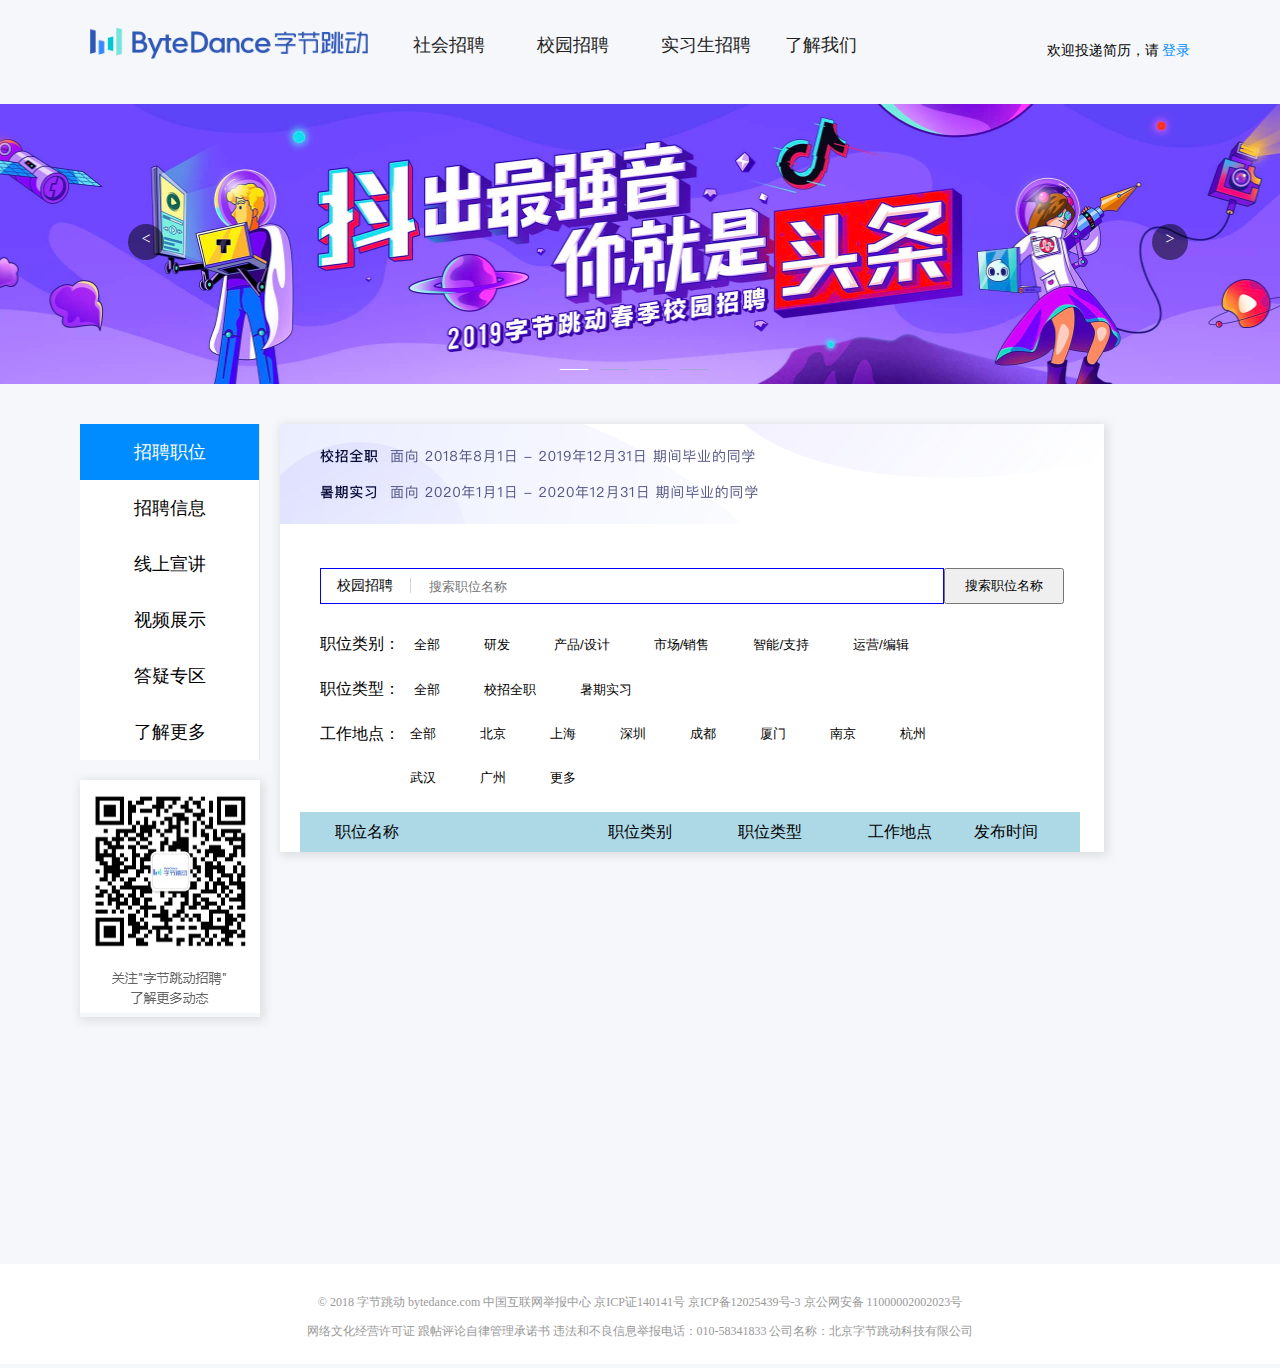
<file: html/index.html>
<!DOCTYPE html>
<html lang="en">
<head>
	<meta charset="UTF-8">
	<title>Document</title>
	
	<link rel="stylesheet" href="../css/index.css">
	<script src="https://code.jquery.com/jquery-1.12.4.min.js"></script>
	<script src="../js/index.js"></script>
</head>
<body>
	<iframe src="topnav.html" width="100%" height="100px" frameborder="0" scrolling="no" id="mainbg1"></iframe>
	<div id="box">
		<div id="carousel">
			<div class="carousel">
				<ul>
					<li><img src="../images/index/banner-spring-2019.65c3c60d.jpeg" alt=""></li>
					<li><img src="../images/index/banner-2019-0322.721ca64e.png" alt=""></li>
					<li><img src="../images/index/banner0816-2.6ac477c4.png" alt=""></li>
					<li><img src="../images/index/banner0816-1.0e633f87.jpg" alt=""></li>
				</ul>
				<div class="move">
					<ol>
						<li style="color:white">——</li>
						<li>——</li>
						<li>——</li>
						<li>——</li>
					</ol>
					
				</div>
			</div>
			<div id="prev"><</div>
			<div id="next">></div>
		</div>


		<div class="main">
			<div class="mainlf fl">
				<div class="leftbox">
					<ul>
						<li class="sty1">招聘职位</li>
						<li>招聘信息</li>
						<div class="lfhide"><div class="sty2">招聘流程</div><div class="tech">Tech talk 行程</div></div>
						<li>线上宣讲</li>
						<li>视频展示</li>
						<li>答疑专区</li>
						<li>了解更多</li>

					</ul>
				</div>
				<div class="mainErweima">
					<img src="../images/index/QQ图片20190406134658.png" alt="">
				</div>
			</div>
	        <div class="mainrt fl">
	        	<ul>
	        		<li style="background:white;display:block">
	        			<img src="../images/index/QQ图片20190407104229.png" alt="">
						<form action="" id="sousuo">
							<div class="souTxt">校园招聘</div>
							<input type="text" placeholder="搜索职位名称" class="sousuo">
							<input type="button" value="搜索职位名称" class="btn1">
						</form><br><br>
						<div class="zhiType">
							<div class="leibie">
								职位类别： <input type="button" value="全部"><input type="button" value="研发"><input type="button" value="产品/设计"><input type="button" value="市场/销售"><input type="button" value="智能/支持"><input type="button" value="运营/编辑">
							</div>
							<div class="leixing">
								职位类型： <input type="button" value="全部"><input type="button" value="校招全职"><input type="button" value="暑期实习">
							</div>
							<div class="didian">
								<div class="fl">工作地点：</div><div class="didianBox fl"><input type="button" value="全部"><input type="button" value="北京"><input type="button" value="上海"><input type="button" value="深圳"><input type="button" value="成都"><input type="button" value="厦门"><input type="button" value="南京"><input type="button" value="杭州"><input type="button" value="武汉"><input type="button" value="广州"><input type="button" value="更多" id="more1"></div> 
							</div>
							<div style="clear:both;"></div>
							<table cellpadding="0" cellspacing="0" class="data">
								<tr style="background:lightblue;">
									<td style="width:340px;padding-left: 35px">职位名称</td>
									<td style="width:160px">职位类别</td>
									<td style="width:160px">职位类型</td>
									<td style="width:130px">工作地点</td>
									<td style="width:130px">发布时间</td>
								</tr>
							</table>
						</div>
	        		</li>
	        		<li><img src="../images/index/QQ图片20190408083327.png" alt=""></li>
	        		<li><img src="../images/index/QQ图片20190408084302.png" alt=""></li>
	        		<li><img src="../images/index/QQ图片20190408084452.png" alt=""></li>
	        		<li><img src="../images/index/QQ图片20190408084641.png" alt=""></li>
	        		<li style="background:white"><img src="../images/index/QQ图片20190408084923.png" alt=""></li>
	        	</ul>
	        </div>
		</div>
	</div>
	<iframe src="bottom.html" width="100%" height="100px" frameborder="0" scrolling="no" id="mainbg1"></iframe>
</body>
</html>
</file>
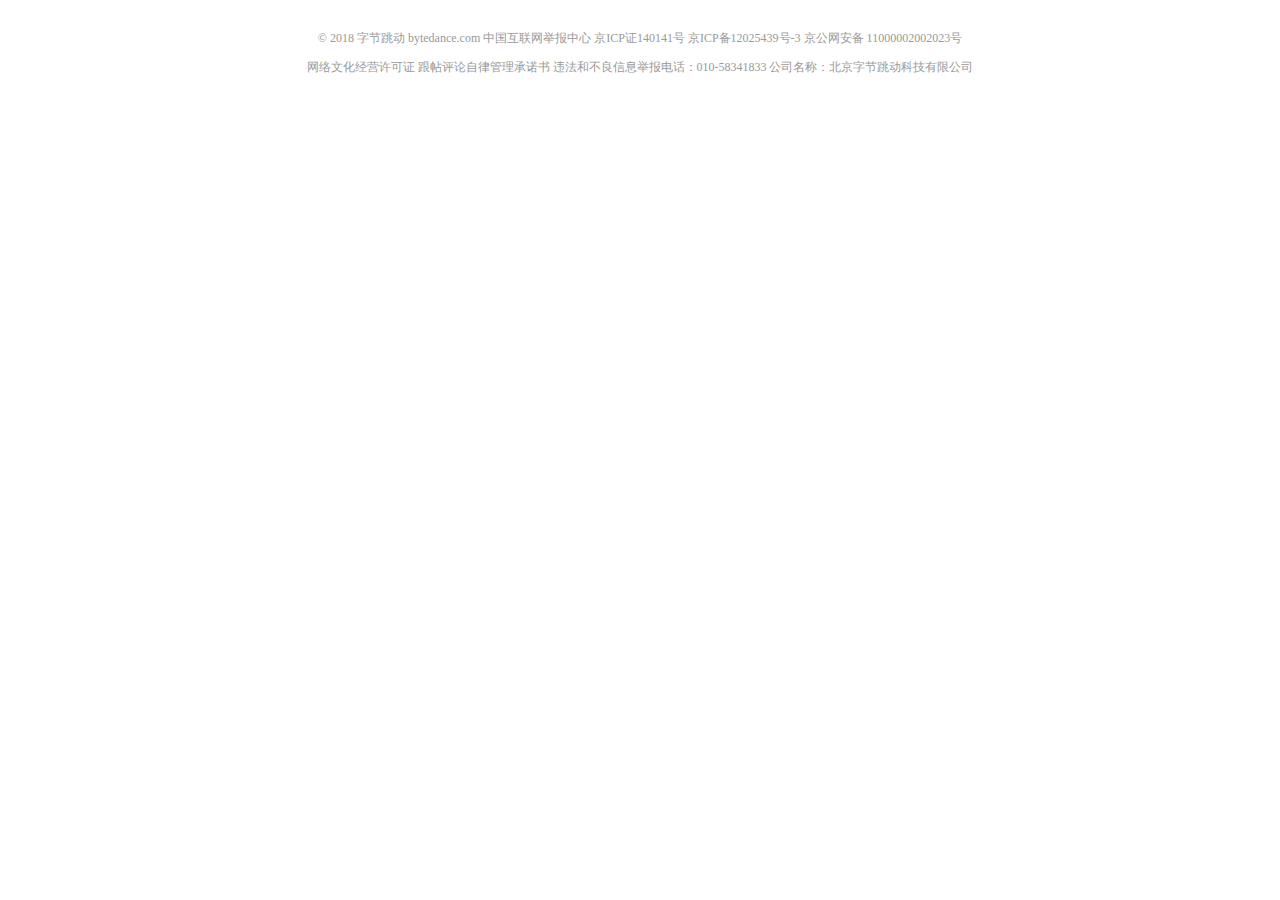
<file: html/bottom.html>
<!DOCTYPE html>
<html lang="en">
<head>
	<meta charset="UTF-8">
	<title>底部</title>
	<link rel="stylesheet" href="../css/bottom.css">
</head>
<body>
	<div class="bottom">
		<div class="bottom_content">
			<span>© 2018 字节跳动 bytedance.com</span>
			<a href="#">中国互联网举报中心</a>
			<a href="#">京ICP证140141号</a>
			<a href="#">京ICP备12025439号-3</a>
			<a href="#">京公网安备 11000002002023号</a>
		</div>
		<div class="bottom_content">
			<a href="#">网络文化经营许可证</a>
			<a href="#">跟帖评论自律管理承诺书</a>
			违法和不良信息举报电话：010-58341833
			公司名称：北京字节跳动科技有限公司
		</div>
	</div>
</body>
</html>
</file>
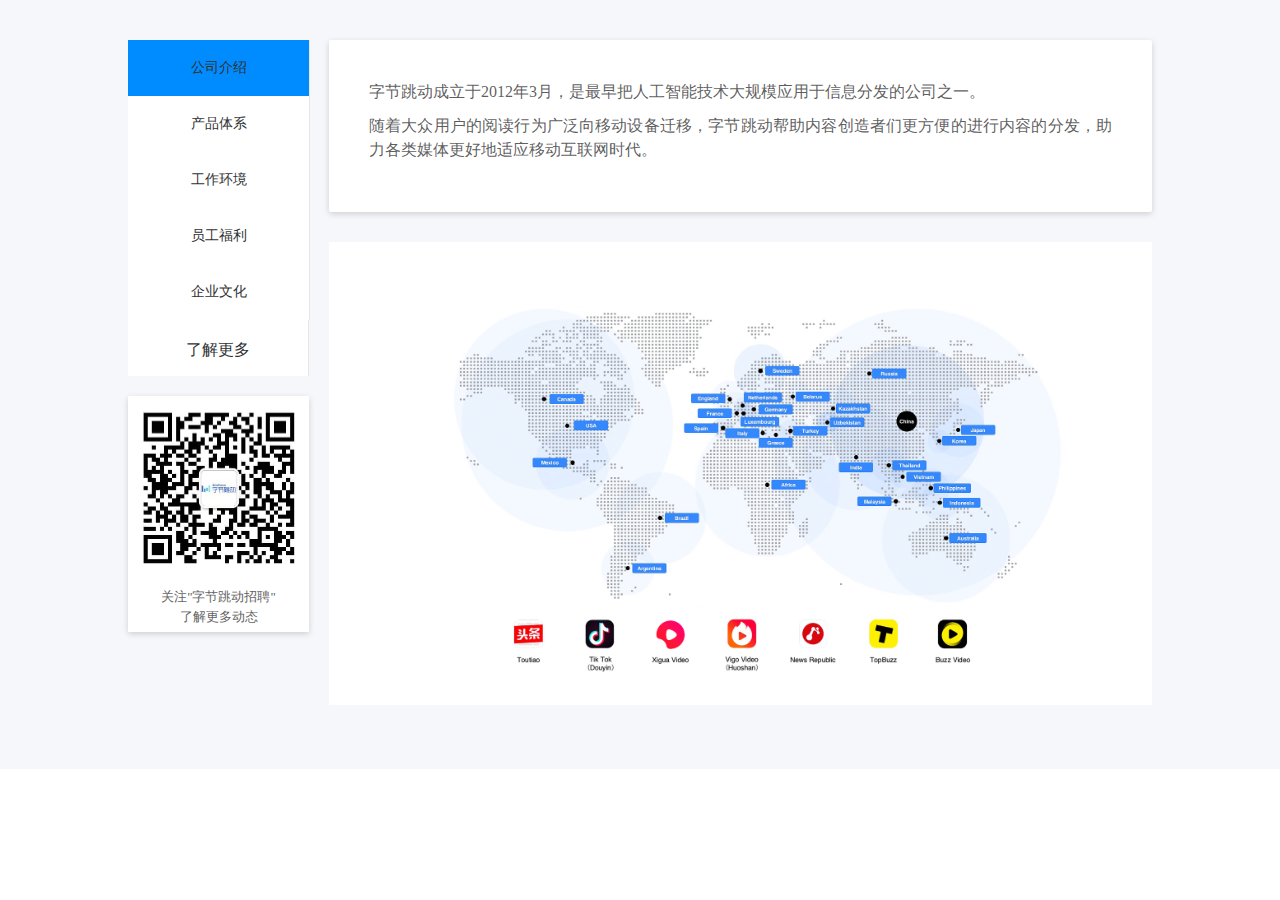
<file: html/know.html>
<!DOCTYPE html>
<html lang="en">
<head>
	<meta charset="UTF-8">
	<title>Document</title>
	<script src="../js/jquery-1.11.3.min.js"></script>	
	<script src="../js/know.js"></script>
	<link rel="stylesheet" href="../css/know.css">
</head>
<body>
	<div id="box">
	<div id="coo">
		<div id="con">
			<div id="con_l">
				<ul id="con_ul">
					<li id="con_li" class="con_li_l">
						<span>公司介绍</span>
					</li>
					<li id="con_li">
						<span>产品体系</span>
					</li>
					<li id="con_li">
						<span>工作环境</span>
					</li>
					<li id="con_li">
						<span>员工福利</span>
					</li>
					<li id="con_li">
						<span>企业文化</span>
					</li>
				</ul>
				<div id="lon">
    				<a href="https://www.toutiao.com/c/user/2846552081/#mid=3049151160" class="liaojie">了解更多</a>
				</div>
				<div id="aiweima">
					<div id="aiweima_l">
						<div>
							<img src="../img/aiweima.jpg" alt="">
						</div>
						<p>关注"字节跳动招聘"</p>
						<p>了解更多动态</p>
					</div>
				</div>
			</div>
			<div id="con_r">
				<div id="content">
					<div id="content_l">
						<div id="text_row">字节跳动成立于2012年3月，是最早把人工智能技术大规模应用于信息分发的公司之一。</div>
						<div id="text_row">随着大众用户的阅读行为广泛向移动设备迁移，字节跳动帮助内容创造者们更方便的进行内容的分发，助力各类媒体更好地适应移动互联网时代。</div>
					</div>
					<img src="../img/you.png" alt="" id="content_img">
				</div>
			</div>
				<!-- 2 -->
			<div id="con_r" style="display: none;">
				<div id="content">
					<div  id="content_o">
						<div id="text_row"> 字节跳动在图文、视频、问答、图片等领域连续发力，产品矩阵包括今日头条、抖音、西瓜视频、火山小视频、TopBuzz、Faceu激萌、图虫、懂车帝等多款产品。 截止2019年1月，字节跳动旗下全线产品DAU超过6亿，MAU超过10亿。</div>
						<div id="text_row">字节跳动也在积极进行国际化部署，产品覆盖75个语种，在40多个国家和地区排在应用商店总榜前列，目前海外日活跃用户规模超过3000万。</div>
						<div id="con_row">
							<div id="con_rowl">
								<img src="../img/toutiao.png" alt="" class="log">
								<div id="con_zi">旗舰产品“今日头条”是一款基于数据挖掘技术的个性化推荐引擎产品，它为用户推荐有价值的、个性化的信息，提供连接人与信息的新型服务，是国内移动互联网领域成长最快的产品之一。</div>
							</div>
						</div>
							<div id="con_row">
							<div id="con_rowl">
								<img src="../img/douyin.png" alt="" class="log">
								<div id="con_zi">短视频产品“抖音” 应用人工智能技术为用户创造丰富多样的玩法，是一个帮助大众用户表达自我，记录美好生活的短视频平台。 目前国内平均每天有超过2.5亿的用户活跃在抖音上。</div>
							</div>
						</div>
							<div id="con_row">
							<div id="con_rowl">
								<img src="../img/xigua.png" alt="" class="log">
								<div id="con_zi">西瓜视频是一款个性化推荐短视频APP，目前已成为国内最大的PGC、UGC短视频平台，它通过人工智能帮助每个人发现感兴趣的视频，并帮助人们轻松地向全世界分享视频作品。</div>
							</div>
						</div>
							<div id="con_row">
							<div id="con_rowl">
								<img src="../img/huoshan.png" alt="" class="log">
								<div id="con_zi">火山小视频是一款主打15秒原创生活短视频社区的APP，鼓励用户分享记录生活。</div>
							</div>
						</div>
							<div id="con_row">
							<div id="con_rowl">
								<img src="../img/top.png" alt="" class="log">
								<div id="con_zi">TopBuzz是字节跳动为北美和巴西用户建立的一站式内容消费平台，它利用机器学习算法为用户提供个性化视频、GIF图、本地新闻及重大新闻。</div>
							</div>
						</div>
							<div id="con_row">
							<div id="con_rowl">
								<img src="../img/fa.png" alt="" class="log">
								<div id="con_zi">Faceu是一款能社交的AR相机，海量酷炫贴纸、 激萌表情包 、实时美颜、 趣味特效让聊天姿势更丰富更有趣，满足全方位拍摄需求。</div>
							</div>
						</div>
							<div id="con_row">
							<div id="con_rowl">
								<img src="../img/dong.png" alt="" class="log">
								<div id="con_zi">懂车帝是看车选车买车的一站式平台,致力于为用户提供最全的汽车资讯和全面优化的选车工具。</div>
							</div>
						</div>
							<div id="con_row">
							<div id="con_rowl">
								<img src="../img/tucong.png" alt="" class="log">
								<div id="con_zi">图虫社区是一个垂直的摄影社区， 吸引了500多万摄影师入驻， 已发展成为中国最活跃的优质摄影图片分享社区， 同时有很多其他神秘产品正在孵化中。</div>
							</div>
						</div>	
				</div>
				</div>
			</div>
			<!-- 3 -->
			<div id="con_r" style="display: none;">
				<div id="content">
					<div id="content_l">
						<div id="text_row">字节跳动在全球70多城市设有office，在中国北京、深圳、上海、武汉、成都和美国硅谷均设有研发中心。</div>
						<div class="section">
							<img src="../img/beijing.jpg" alt="">
							<div class="dest">北京总部大楼内景</div>
						</div>
						<div class="section">
							<img src="../img/bei2.png" alt="">
							<div class="dest">员工餐厅</div>
						</div>
						<div class="section">
							<img src="../img/bei3.png" alt="">
							<div class="dest">员工活动区</div>
						</div>
						<div class="section">
							<img src="../img/bei4.png" alt="">
							<div class="dest">免费健身房和运动课程</div>
						</div>
						<div class="section">
							<img src="../img/bei5.jpg" alt="">
							<div class="dest">北京中卫通大厦工区</div>
						</div>
						<div class="section">
							<img src="../img/bei6.png" alt="">
							<img src="../img/bei7.png" alt="">
							<img src="../img/bei8.png" alt="">
							<img src="../img/bei9.png" alt="">
							<div class="dest">深圳研发中心</div>
						</div>
						<div class="section">
							<img src="../img/bei10.png" alt="">
							<img src="../img/bei11.png" alt="">
							<img src="../img/bei12.png" alt="">
							<img src="../img/bei13.png" alt="">
							<img src="../img/bei14.png" alt="">
							<div class="dest">海外工作环境</div>
						</div>
					</div>
				</div>
			</div>
			<!-- 4 -->
			<div id="con_r"  style="display: none;">
				<div id="content">
					<div id="content_l">
						<div class="for">
							<div class="for_l">
								<img src="../img/san.png" alt="">
								<div class="deat">
									<div>就近租房补贴</div>
									<div>帮你分担生活成本</div>
								</div>
							</div>
							<div class="for_l">
								<img src="../img/san2.png" alt="">
								<div class="deat">
									<div>免费子女商业保险</div>
									<div>分担潜在就医支出</div>
								</div>
							</div>
							<div class="for_l">
								<img src="../img/san3.png" alt="">
								<div class="deat">
									<div>5折享受英语在线课程</div>
									<div>6折享受子女1对1英语课程</div>
								</div>
							</div>
						</div>
						<div class="for">
							<div class="for_l">
								<img src="../img/san4.png" alt="">
								<div class="deat">
									<div>免费员工餐厅</div>
									<div>五星级大厨料理三餐和下午茶</div>
								</div>
							</div>
							<div class="for_l">
								<img src="../img/san5.png" alt="">
								<div class="deat">
									<div>免费康体娱乐中心</div>
									<div>多种健身瑜伽课程供你选择</div>
								</div>
							</div>
							<div class="for_l">
								<img src="../img/san6.png" alt="">
								<div class="deat">
									<div>六险一金、生育礼品、</div>
									<div>员工体检、个人综合消费贷款等</div>
								</div>
							</div>
						</div>

					</div>
				</div>
			</div>
			<!-- 5 -->
			<div id="con_r" style="display: none;">
				<div id="content">
					<div id="content_l">
						<div class="fiv">
							<div class="fiv_l">
								<img src="../img/guanli.svg" alt="">
								<span>管理理念</span>
							</div>
							<div class="fiv_p">
								<div class="p_ll">和优秀的人做有挑战的事，保持简单灵活的机制</div>
								<div class="p_ll">提高透明度和信息分享效率，基于愿景目标自我驱动</div>
							</div>
						</div>
						<div class="fiv">
							<div class="fiv_l">
								<img src="../img/guanli.svg" alt="">
								<span>我们的文化</span>
							</div>
							<div class="row">
								<div class="row_a">
									<div class="sub_title">
									<img src="../img/sss.svg" alt=""> 技术氛围浓厚</div>
								<div class="text">追求极致，快跑试错，突破边界</div>
								</div>
								<div class="row_a">
									<div class="sub_title">
									<img src="../img/sss.svg" alt=""> 扁平化管理</div>
								<div class="text">不讲title，和大牛零距离接触</div>
								</div>
							</div>
							<div class="row">
								<div class="row_a">
									<div class="sub_title">
									<img src="../img/sss.svg" alt=""> 机制灵活</div>
								<div class="text">敢授权新人，50%一线leader都是90后</div>
								</div>
								<div class="row_a">
									<div class="sub_title">
									<img src="../img/sss.svg" alt=""> 开放透明</div>
								<div class="text">信息内部公开透明，定期举办CEO面对面，与员工分享公司业务发展和战略规划</div>
								</div>
							</div>
						</div>
					</div>
				</div>
			</div>
		</div>	
	</div>
	</div>
</body>
</html>
</file>
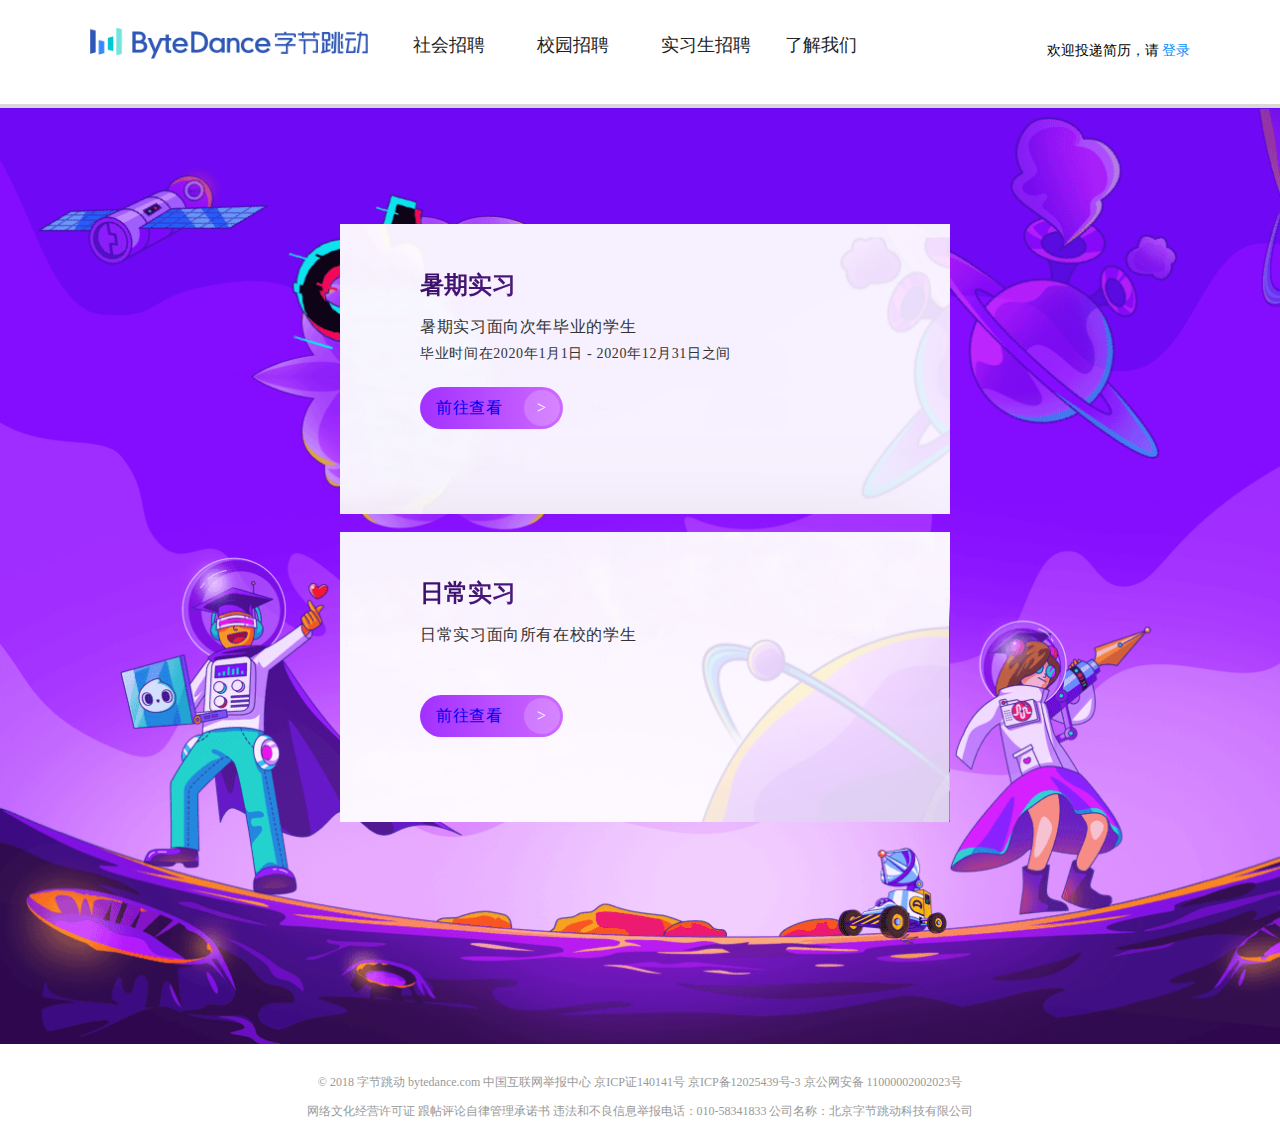
<file: html/sdutent.html>
<!DOCTYPE html>
<html lang="en">
<head>
	<meta charset="UTF-8">
	<title>实习生招聘</title>
	<link rel="stylesheet" href="../css/sdutent.css">
</head>
<body>
	<iframe src="topnav.html" width="100%" height="100px" frameborder="0" scrolling="no" id="mainbg1"></iframe>
	<div class="view-container">
		<div class="view_wrap">
			<div class="summer">
				<div class="title">暑期实习</div>
				<div class="intro">
					<div class="intro_text">暑期实习面向次年毕业的学生</div>
					<div class="time">毕业时间在2020年1月1日 - 2020年12月31日之间</div>
				</div>
				<div class="btn">
					<div class="btn_title"><a href="index.html">前往查看</a></div>
					<div class="arrow_wrap">
						<i>></i>
					</div>
				</div>
			</div>
			<br>
			<div class="richang">
				<div class="title">日常实习</div>
				<div class="intro">
					<div class="intro_text">日常实习面向所有在校的学生</div>
				</div>
				<div class="btn">
					<div class="btn_title"><a href="shezhao.html">前往查看</a></div>
					<div class="arrow_wrap">
						<i>></i>
					</div>
			</div>
			</div>
		</div>
	</div>
	<iframe src="bottom.html" width="100%" height="100px" frameborder="0" scrolling="no" id="mainbg1"></iframe>
</body>
</html>
</file>
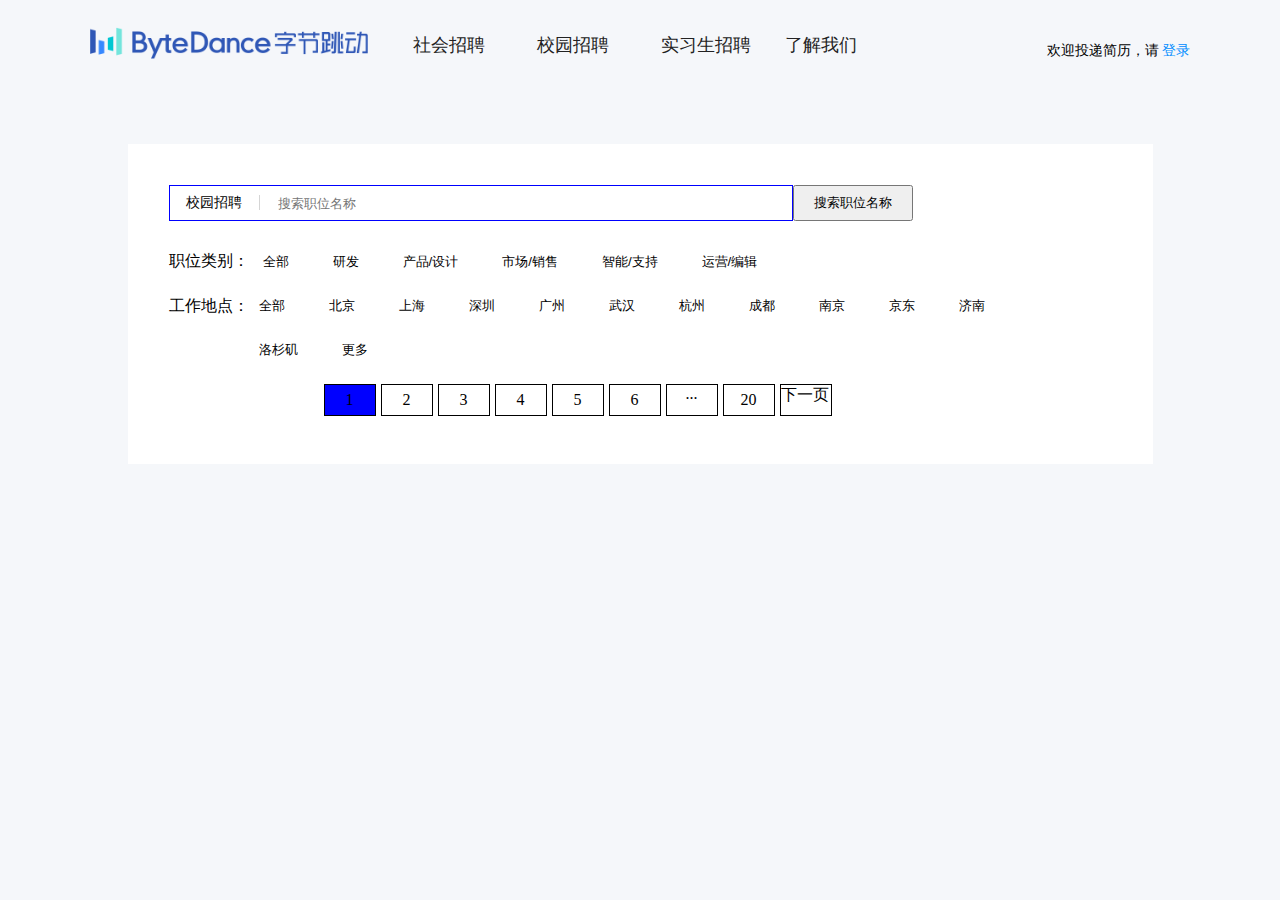
<file: html/shezhao.html>
<!DOCTYPE html>
<html lang="en">
<head>
	<meta charset="UTF-8">
	<title>Document</title>
	<link rel="stylesheet" href="../css/shezhao.css">
	<script src="https://code.jquery.com/jquery-1.12.4.min.js"></script>

</head>
<body>
	<iframe src="topnav.html" width="100%" height="100px" frameborder="0" scrolling="no" id="mainbg1"></iframe>
	<div id="Box">
		<form action="" id="sousuo">
			<div class="souTxt">校园招聘</div>
			<input type="text" placeholder="搜索职位名称" class="sousuo">
			<input type="button" value="搜索职位名称" class="btn1">
		</form><br><br>
		<div class="zhiType">
			<div class="leibie">
				职位类别： <input type="button" value="全部"><input type="button" value="研发"><input type="button" value="产品/设计"><input type="button" value="市场/销售"><input type="button" value="智能/支持"><input type="button" value="运营/编辑">
			</div>
			<div class="didian">
				<div class="fl">工作地点：</div><div class="didianBox fl"><input type="button" value="全部"><input type="button" value="北京"><input type="button" value="上海"><input type="button" value="深圳"><input type="button" value="广州"><input type="button" value="武汉"><input type="button" value="杭州"><input type="button" value="成都"><input type="button" value="南京"><input type="button" value="京东"><input type="button" value="济南"><input type="button" value="洛杉矶"><input type="button" value="更多" id="more1"></div> 
			</div>
			<div style="clear:both;"></div>
			<div id="box">
				<ul id="photoBox">
					
				</ul>
			    <div id="controllBox" class="clear">
			            
			    </div>
			</div>
		</div>
	</div>
	<script src="../js/shezhao.js"></script>
</body>
</html>
</file>
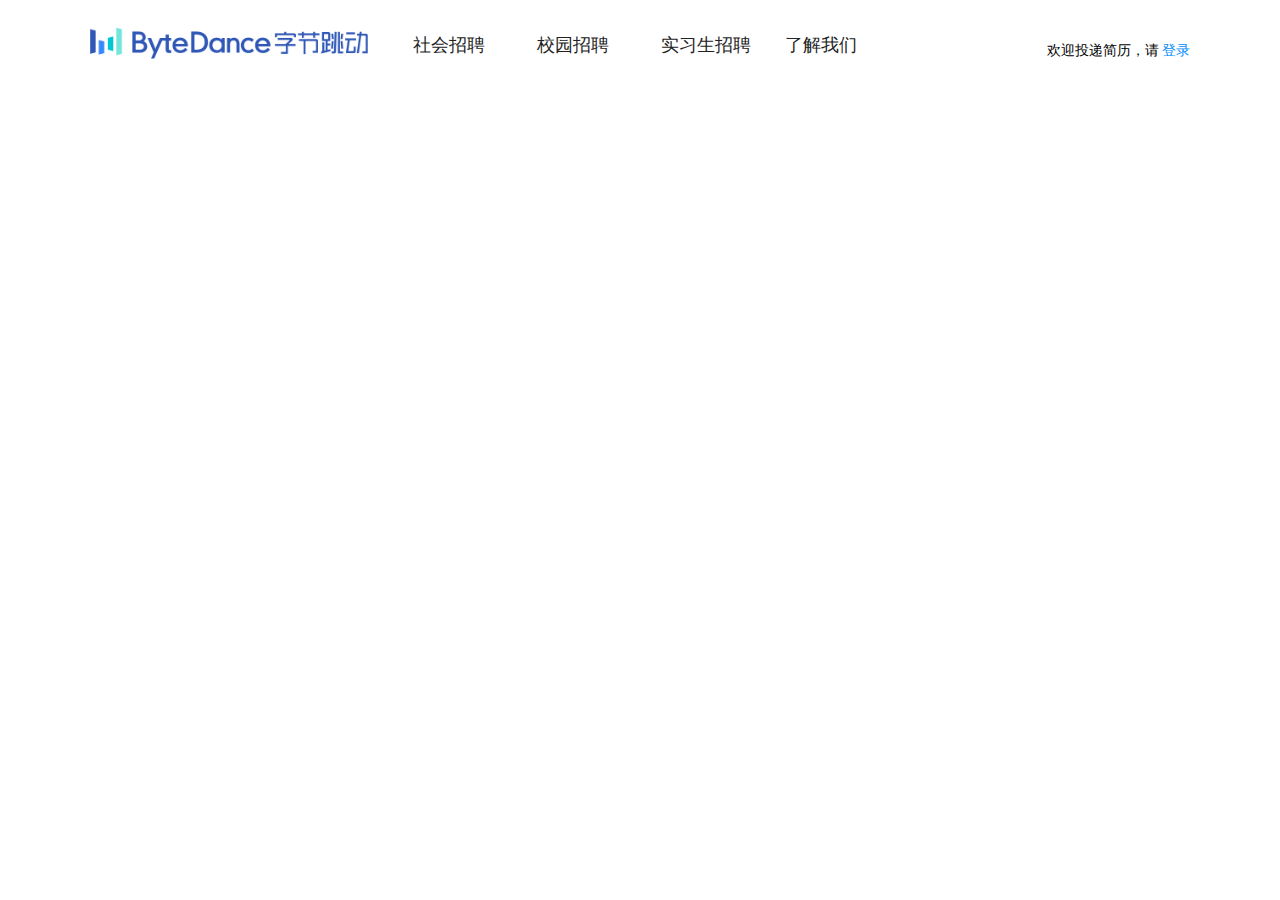
<file: html/topnav.html>
<!DOCTYPE html>
<html lang="en">
<head>
	<meta charset="UTF-8">
	<title>头部导航栏</title>
	<link rel="stylesheet" href="../css/topnav.css">
</head>
<body>
	<div class="topnav">
		<div class="content">
			<div class="logo">
				<a href="#"><img src="../images/logo.png" alt=""></a>
			</div>
			<div class="login_right">
				<span class="need">欢迎投递简历，请 <a href="#">登录</a></span>
			</div>
			<ul id="nav_bar">
				<li><a href="shezhao.html" target="a">社会招聘</a></li>
				<li><a href="index.html" target="a">校园招聘</a></li>
				<li><a href="sdutent.html" target="a">实习生招聘</a></li>
				<li><a href="know.html" target="a">了解我们</a></li>
			</ul>
		</div>
	</div>
</body>
</html>
</file>
<file: css/index.css>
*{
	margin: 0;
	padding: 0;
}
body{
	overflow-x: hidden;
	background: #F5F7FA;
}
.fl{
	float: left;
}
.fr{
	float: right;
}
#box{
	position: relative;
	overflow:hidden;
}
.carousel{
	width: 2000px;
	height: 280px;
	background: red;
	overflow:hidden;
	position: relative;
	left: 50%;
	margin-left: -1000px;
}
.carousel ul{
	width: 8000px;
	position: absolute;
 }
	.carousel img{
		width: 2000px;
		height: 280px;
		float: left;
	}
	.carousel ul li,.carousel ol li{
		float: left;
		list-style: none;
	}
	.carousel ol{
		width: 180px;
	}
	.carousel ol li{
		cursor: pointer;
		width: 30px;
		height: 5px;
		margin-left: 10px;
		color: #A1A6DA;
		font-weight: bold;
		font-size: 14px;
		line-height: 0;
	}
	.carousel ol{
		position: absolute;
		bottom:10px;
		left:50%;
		margin-left: -90px;
	}
	#prev,#next{
		position: absolute;
		width: 36px;
		height: 36px;
		border-radius: 50%;
		background:rgba(0,0,0,.5);
		color: white;
		text-align: center;
		line-height: 30px;
		top: 120px;
		left: 10%;
		cursor: pointer;
	}
	#next{
		left: 90%;
	}
.main{
	width: 1120px;
	height: 800px;
	margin-top: 400px;
	margin: 40px auto;
}
.mainlf{
	width: 180px;
 }
	.leftbox{
		width: 179px;
		border-right: 1px solid #E6E6E6;
		background: white;
	}
	.leftbox li{
		list-style: none;
		width: 100%;
		height: 56px;
		text-align: center;
		line-height: 56px;
		font-size: 18px;
		cursor: pointer;
	}
	.sty1{
		background: #008CFF;
		color: white;
	}
	.sty2{
		text-decoration: underline;
		color: #008CFF;
	}
	.leftbox li:hover{
		background: #008CFF;
		color: white;
		transition:all .3s;
	}
	.leftbox ul .lfhide{
		text-align: center;
		width: 100px;
		margin: 0 auto;
		border-bottom: 1px solid black;
		font-size: 14px;
		height: 89px;
		line-height: 40px;
		display: none;
	}
	.leftbox ul .lfhide div{
		cursor: pointer;
	}
	.mainErweima{
		margin-top: 20px;
		box-shadow: 2px 2px 10px 2px rgba(0,0,0,0.1);
	}
.mainrt li{
	display: none;
	list-style: none;
	width: 824px;
	margin-left: 20px;
	box-shadow: 2px 2px 10px 2px rgba(0,0,0,0.1);
 }
 	#sousuo{
 		position: relative;
 		margin:40px;
 	}
	.sousuo{
		float: left;
		width: 514px;
		height: 34px;
		padding-left: 108px;
		border: 1px solid blue;
	}
	.btn1{
		float: left;
		width: 120px;
		height: 36px;
	}
	.souTxt{
		height: 15px;
		width: 90px;
		border-right: 1px solid #D5D5D5;
		position: absolute;
		font-size: 14px;
		text-align: center;
		top: 10px;
		line-height: 15px;
	}
	.zhiType{
		margin-left: 40px;
		margin-top: 30px;
	}
	.leibie,.leixing,.didian{
		/*margin-top: 25px;*/
	}
	.zhiType input{
		margin-bottom: 25px;
		margin-right: 24px;
		padding: 0 10px;
		border-radius: 2px;
		background: white;
		border: 0;
		outline: none;
	}
	.didianBox{
		width: 600px;
	}
	.page1{
		background: blue;
		margin-left: 0px;
	}
	.data{
		width: 780px;
		margin-left:-20px;
	}
	.data tr td{
		height: 40px;		
	}
</file>
<file: css/bottom.css>
*{
	padding:0;
	margin:0;
}
a{
	text-decoration: none;
	color: #999;
}
.bottom{
    height: 60px;
	background: #fff;
	padding: 30px 0;
	margin: 0 auto;	
    font-size: 12px;
    color: #999;
}
.bottom .bottom_content{
	margin: 0 auto;
	/*width: 1000px;*/
	text-align: center;
	padding-bottom:12px;
}
</file>
<file: css/know.css>
*{
	margin: 0;
	padding: 0;
	font-family: MicrosoftYaHei;
}
#box{
	background: #f5f7fa;
}
#con_l li:hover{
	background: #008CFF;
	color: white;
	transition:all .3s;
}
.liaojie:hover{
	background: #008CFF;
	color: white;
	transition:all .3s;
}
#con{
	width: 1024px;
		margin: 0 auto;
	padding: 40px 0 60px; 
}

#con{
	display: flex;
}
#con_l{
	flex: 0 0 180px;
}
#con_ul{
	width: 100%;
	text-align: center;
	border-right: 1px solid #e6e6e6;
    list-style: none;
    position: relative;
    margin: 0;
    padding-left: 0;
    background-color: #fff;
}
#con_li{
	padding-left: 20px;
	color: #fff;
	
	font-size: 18px;
	font-weight: 500;
}
#con_ul li{
	    height: 56px;
		line-height: 56px;
			 font-size: 14px;
	   color: #303133;
	    padding: 0 20px;
}
#con_li:hover{
	 background-color: #008cff;
}
.con_li_l{
	color: #fff;
	background-color: #008cff;
}
.ssp{
	color: #fff;
}
#lon{
	width: 180px;
    height: 56px;
    background-color: #fff;
    text-align: center;
    line-height: 60px;
    border-right: 1px solid #e6e6e6;
    cursor: pointer;
}
#lon:hover{
	 background-color: #008cff;
}
.liaojie{
	text-decoration: none;
	color: #303133;
}
#aiweima{
	    position: sticky;
	    top: 20px;
	    box-shadow: 0 2px 6px 0 rgba(0,0,0,.16);
}
#aiweima_l{
	    margin-top: 20px;
	    background: #fff;
	    text-align: center;
	    padding: 5px;
}
#aiweima_l img{
	margin: 0 0 10px;
	padding: 0;
	max-width: 100%;
}
#aiweima_l p{
	font-size: 13px;
    padding: 0;
    color: #646464;
    margin: 0;
    line-height: 20px;
}
#con_r{
	flex: 1;
	padding-left: 20px;
}
#content_l{
	color: rgba(0,0,0,.65);
    line-height: 24px;
    text-align: justify;
	background: #fff;
	padding: 40px 20px;
	box-shadow: 0 2px 6px 0 rgba(0,0,0,.16);
	border-radius: 2px;
}
#text_row{
	margin: 0 20px 10px;
}
#content_img{
	margin-top: 30px;
	max-width: 100%;	
}
#con_rowl{
	margin-top: 30px;
		border-top: 1px solid #d9d9d9;
		margin: 0 20px;
    padding: 30px 0;
    display: flex;
    align-items: center
}
.log{
	width: 70px;
		height: 70px;
}
img{
	max-width: 100%;
}
#content_o #text_row{
	    margin: 0 20px 10px;
}
#content_o{
		color: rgba(0,0,0,.65);
		line-height: 24px;
		text-align: justify;
		background: #fff;
	    padding: 40px 20px;
	    border-radius: 2px;
}
#con_zi{
	flex: 1;
	margin-left: 30px;
}
.section{
	margin: 0 20px 30px;
}
.section img{
	width: 100%;
}
.for{
	margin-bottom: 47px;
	position: relative;
}
.for_l{
	text-align: center;
	width: 33.33333%;
	float: left;
}
.for_l img{
	width: 140px;
	height: 100px;
}
.fiv{
	margin-bottom: 40px;
	margin: 0 20px 18px 30px;
}
.fiv_l{
	font-size: 18px;
    font-weight: 500;
    margin-bottom: 28px;
}
.fiv img{
	vertical-align: middle;
		margin-right: 2px;
}
.fiv_p{
	    margin-left: 15px;
}
.p_ll{
	margin-bottom: 16px
	font-size: 16px;
}
.deat{
	text-align: center;
}
.for:after{
	clear: both;
	display: table;
		 content: "";
}
.row{
	margin-bottom: 28px;
	position: relative;
}
.row:after,.row:before{
	clear: both;
	display: table;
		content: "";
}
.row_a{
	width: 50%;
	float: left;
}
.sub_title{
	margin-bottom: 10px;
    height: 20px;
    line-height: 20px;
}
.text{
	font-size: 14px;
		margin-left: 16px;
}
</file>
<file: css/sdutent.css>
*{
	padding:0px;
	margin:0px;
}
a{
	text-decoration: none;
}
.view-container{
	background: #f5f7fa;
	min-height: 700px;
	padding:120px 0;
	background-image:url(../images/bj.png);
	background-size: cover;
}
.view-container .view_wrap{
	width:600px;
	height:650px;
	/*background:red;*/
	margin:0 auto;
}
.view-container .view_wrap .summer{
	width:450px;
	height:200px;
	padding:45px 80px;
	background:url(../images/bj3.png)100% no-repeat;
}
.view-container .view_wrap .summer .title{
	font-size: 24px;
	font-weight: 600;
	background-image: linear-gradient(118deg,#3a0f68,#8038ca);
	-webkit-background-clip: text;
	background-clip: text;
	color: transparent;
	height: 33px;
	line-height: 33px;
	margin-bottom: 11px;
}
.view-container .view_wrap .summer .intro{
    height: 54px;
	margin-bottom: 20px;
}
.view-container .view_wrap .summer .intro .intro_text{
	font-size: 16px;
	line-height: 27px;
	color: #333;
	letter-spacing: .64px;
}
.view-container .view_wrap .summer .intro .time{
    font-size: 14px;
	line-height: 27px;
	color: #333;
	letter-spacing: .64px;
}
.view-container .view_wrap .summer .btn{
	width: 127px;
	height: 42px;
	border-radius: 24px;
	background-image: linear-gradient(270deg,#ce69ff,#a331ff);
	padding-left: 16px;
	position: relative;
	display: flex;
	align-items: center;
}
.view-container .view_wrap .summer .btn .btn_title{
	font-size: 16px;
	font-weight: 400;
	color: #fff;
	letter-spacing: .7px;
}
.view-container .view_wrap .summer .btn .arrow_wrap{
	color: #fff;
	width: 36px;
	height: 36px;
	border-radius: 36px;
	background-color: hsla(0,0%,100%,.19);
	line-height: 36px;
	position: absolute;
	right: 3px;
	font-size: 16px;
}
.view-container .view_wrap .summer .btn .arrow_wrap i{
	padding:12px;
}
.view-container .view_wrap .richang{
	width:450px;
	height:200px;
	padding:45px 80px;
	background:url(../images/bj2.png)100% no-repeat;
}
.view-container .view_wrap .richang .title{
	font-size: 24px;
	font-weight: 600;
	background-image: linear-gradient(118deg,#3a0f68,#8038ca);
	-webkit-background-clip: text;
	background-clip: text;
	color: transparent;
	height: 33px;
	line-height: 33px;
	margin-bottom: 11px;
}
.view-container .view_wrap .richang .intro{
    height: 54px;
	margin-bottom: 20px;
}
.view-container .view_wrap .richang .intro .intro_text{
	font-size: 16px;
	line-height: 27px;
	color: #333;
	letter-spacing: .64px;
}
.view-container .view_wrap .richang .intro .time{
    font-size: 14px;
	line-height: 27px;
	color: #333;
	letter-spacing: .64px;
}
.view-container .view_wrap .richang .btn{
	width: 127px;
	height: 42px;
	border-radius: 24px;
	background-image: linear-gradient(270deg,#ce69ff,#a331ff);
	padding-left: 16px;
	position: relative;
	display: flex;
	align-items: center;
}
.view-container .view_wrap .richang .btn .btn_title{
	font-size: 16px;
	font-weight: 400;
	color: #fff;
	letter-spacing: .7px;
}
.view-container .view_wrap .richang .btn .arrow_wrap{
	color: #fff;
	width: 36px;
	height: 36px;
	border-radius: 36px;
	background-color: hsla(0,0%,100%,.19);
	line-height: 36px;
	position: absolute;
	right: 3px;
	font-size: 16px;
}
.view-container .view_wrap .richang .btn .arrow_wrap i{
	padding:12px;
}
</file>
<file: css/shezhao.css>
*{
	margin: 0;
	padding: 0;
}
body{
	overflow-x: hidden;
	background: #F5F7FA;
}
.fl{
	float: left;
}
.fr{
	float: right;
}
#Box{
	width: 1023px;
	background: white;
	margin: 0 auto;
	margin-top: 40px;
	padding: 1px;
	padding-bottom: 80px;
 }
	#sousuo{
		position: relative;
		margin:40px;
	}
.sousuo{
	float: left;
	width: 514px;
	height: 34px;
	padding-left: 108px;
	border: 1px solid blue;
}
.btn1{
	float: left;
	width: 120px;
	height: 36px;
}
.souTxt{
	height: 15px;
	width: 90px;
	border-right: 1px solid #D5D5D5;
	position: absolute;
	font-size: 14px;
	text-align: center;
	top: 10px;
	line-height: 15px;
}
.zhiType{
	margin-left: 40px;
	margin-top: 30px;
}
.zhiType input{
	margin-bottom: 25px;
	margin-right: 24px;
	padding: 0 10px;
	border-radius: 2px;
	background: white;
	border: 0;
	outline: none;
}
.didianBox{
	width: 810px;
}
.page1{
	background: blue;
	margin-left: 0px;
}
.data{
	margin-top: 13px;
	width: 980px;
	margin-left:-20px;
}
.data tr td{
	height: 40px;
	font-size: 14px;	
}
#controllBox{
	margin-left: 150px;
 }
#controllBox a{
	float: left;
	border: 1px solid black;
	margin-left: 5px;
}
#controllBox a.kuanBtn,#controllBox a.ellipsis{
	width: 50px;
	height: 30px;
}
#controllBox a.ellipsis{
	text-align: center;
}
#controllBox a.numBtn{
	width: 50px;
	height: 30px;
	line-height: 30px;
	text-align: center;
}
.selected{
	background: blue;
}
#photoBox li{
    float: left;
    width: 200px;
    height: 300px;
    margin-left: 20px;
    margin-bottom: 20px;
    list-style: none;
}
#photoBox li img{
    width: 100%;
    height: 100%;
}
.clear{
    clear: both;
}
</file>
<file: css/topnav.css>
*{
	padding:0;
	margin:0;
}
a{
	text-decoration: none;
}
.topnav{
	height:100px;
	/*background:skyblue;*/
}
.topnav .content{
	height:100px;
	width:1100px;
	/*background:gray;*/
	margin:0 auto;
}
.topnav .content .logo{
	float:left;
	padding:27px 0;
}
.topnav .content .logo img{
	display:inline;
	width:278px;
}
.topnav .content .login_right{
	float:right;
	text-align: right;
	line-height: 26px;
	height: 26px;
	padding: 37px 0;
}
.topnav .content .login_right .need{
	font-size:14px;
}
.topnav .content .login_right .need a{
	color: #008cff;
}
.topnav .content #nav_bar{
	width:500px;
	list-style:none;
	float:left;
	padding:32px 0px;
	margin:0px 40px;
}
.topnav .content #nav_bar li{
	width:110px;
	height:26px;
	display: inline-block;
	line-height:26px;
	padding:0px 5px;
	font-size:18px;
}
.topnav .content #nav_bar li a{
	color:#222;
}
li .blue{
	color:#008cff;
}
</file>
